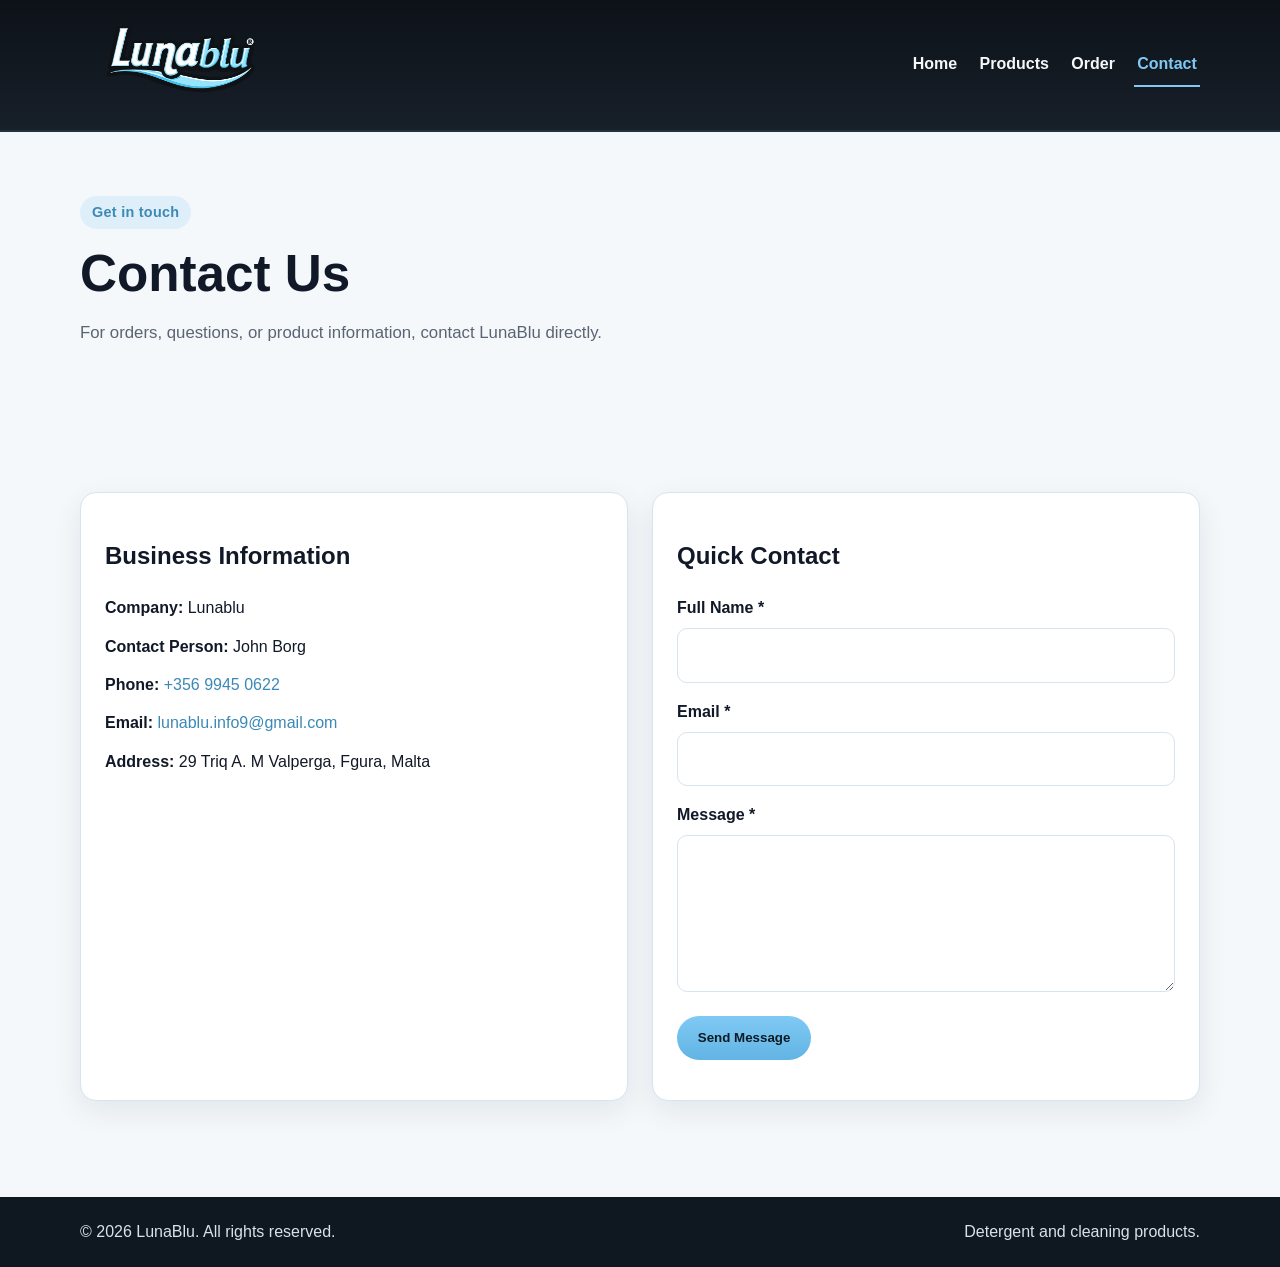
<file: contact.html>
<!DOCTYPE html>
<html lang="en">
<head>
  <meta charset="UTF-8" />
  <meta name="viewport" content="width=device-width, initial-scale=1.0" />
  <title>LunaBlu | Contact</title>
  <meta name="description" content="Contact LunaBlu for orders and enquiries." />
  <link rel="icon" type="image/png" href="favicon.png" />
  <link rel="stylesheet" href="css/style.css" />
</head>
<body>
  <header class="site-header">
    <div class="container nav-wrap">
      <a href="index.html" class="brand">
        <img src="images/Lunablu-logo.png" alt="LunaBlu logo" class="logo" />
      </a>

      <button class="menu-toggle" aria-label="Toggle menu" aria-expanded="false">☰</button>

      <nav class="site-nav">
        <a href="index.html">Home</a>
        <a href="products.html">Products</a>
        <a href="order.html">Order</a>
        <a href="contact.html" class="active">Contact</a>
      </nav>
    </div>
  </header>

  <main>
    <section class="page-hero">
      <div class="container">
        <p class="eyebrow">Get in touch</p>
        <h1>Contact Us</h1>
        <p class="page-intro">
          For orders, questions, or product information, contact LunaBlu directly.
        </p>
      </div>
    </section>

    <section class="section">
      <div class="container grid-2">
        <article class="card">
          <h2>Business Information</h2>
          <div class="contact-list">
            <p><strong>Company:</strong> Lunablu</p>
            <p><strong>Contact Person:</strong> John Borg</p>
            <p><strong>Phone:</strong> <a href="tel:+35699450622">+356 9945 0622</a></p>
            <p><strong>Email:</strong> <a href="mailto:info@lunablu.com">lunablu.info9@gmail.com</a></p>
            <p><strong>Address:</strong> 29 Triq A. M Valperga, Fgura, Malta</p>
          </div>
        </article>

        <article class="card">
          <h2>Quick Contact</h2>
          <form id="contactForm" action="https://formspree.io/f/xbdpdpza" method="POST">
            <div class="form-group">
              <label for="contactName">Full Name *</label>
              <input type="text" id="contactName" name="name" required />
            </div>

            <div class="form-group">
              <label for="contactEmail">Email *</label>
              <input type="email" id="contactEmail" name="email" required />
            </div>

            <div class="form-group">
              <label for="contactMessage">Message *</label>
              <textarea id="contactMessage" name="message" rows="5" required></textarea>
            </div>

            <button type="submit" class="btn btn-primary">Send Message</button>
            <p id="contactFormMessage" class="form-message" aria-live="polite"></p>
          </form>
        </article>
      </div>
    </section>
  </main>

  <footer class="site-footer">
    <div class="container footer-wrap">
      <p>© <span id="year"></span> LunaBlu. All rights reserved.</p>
      <p>Detergent and cleaning products.</p>
    </div>
  </footer>

  <script src="js/main.js"></script>
</body>
</html>
</file>
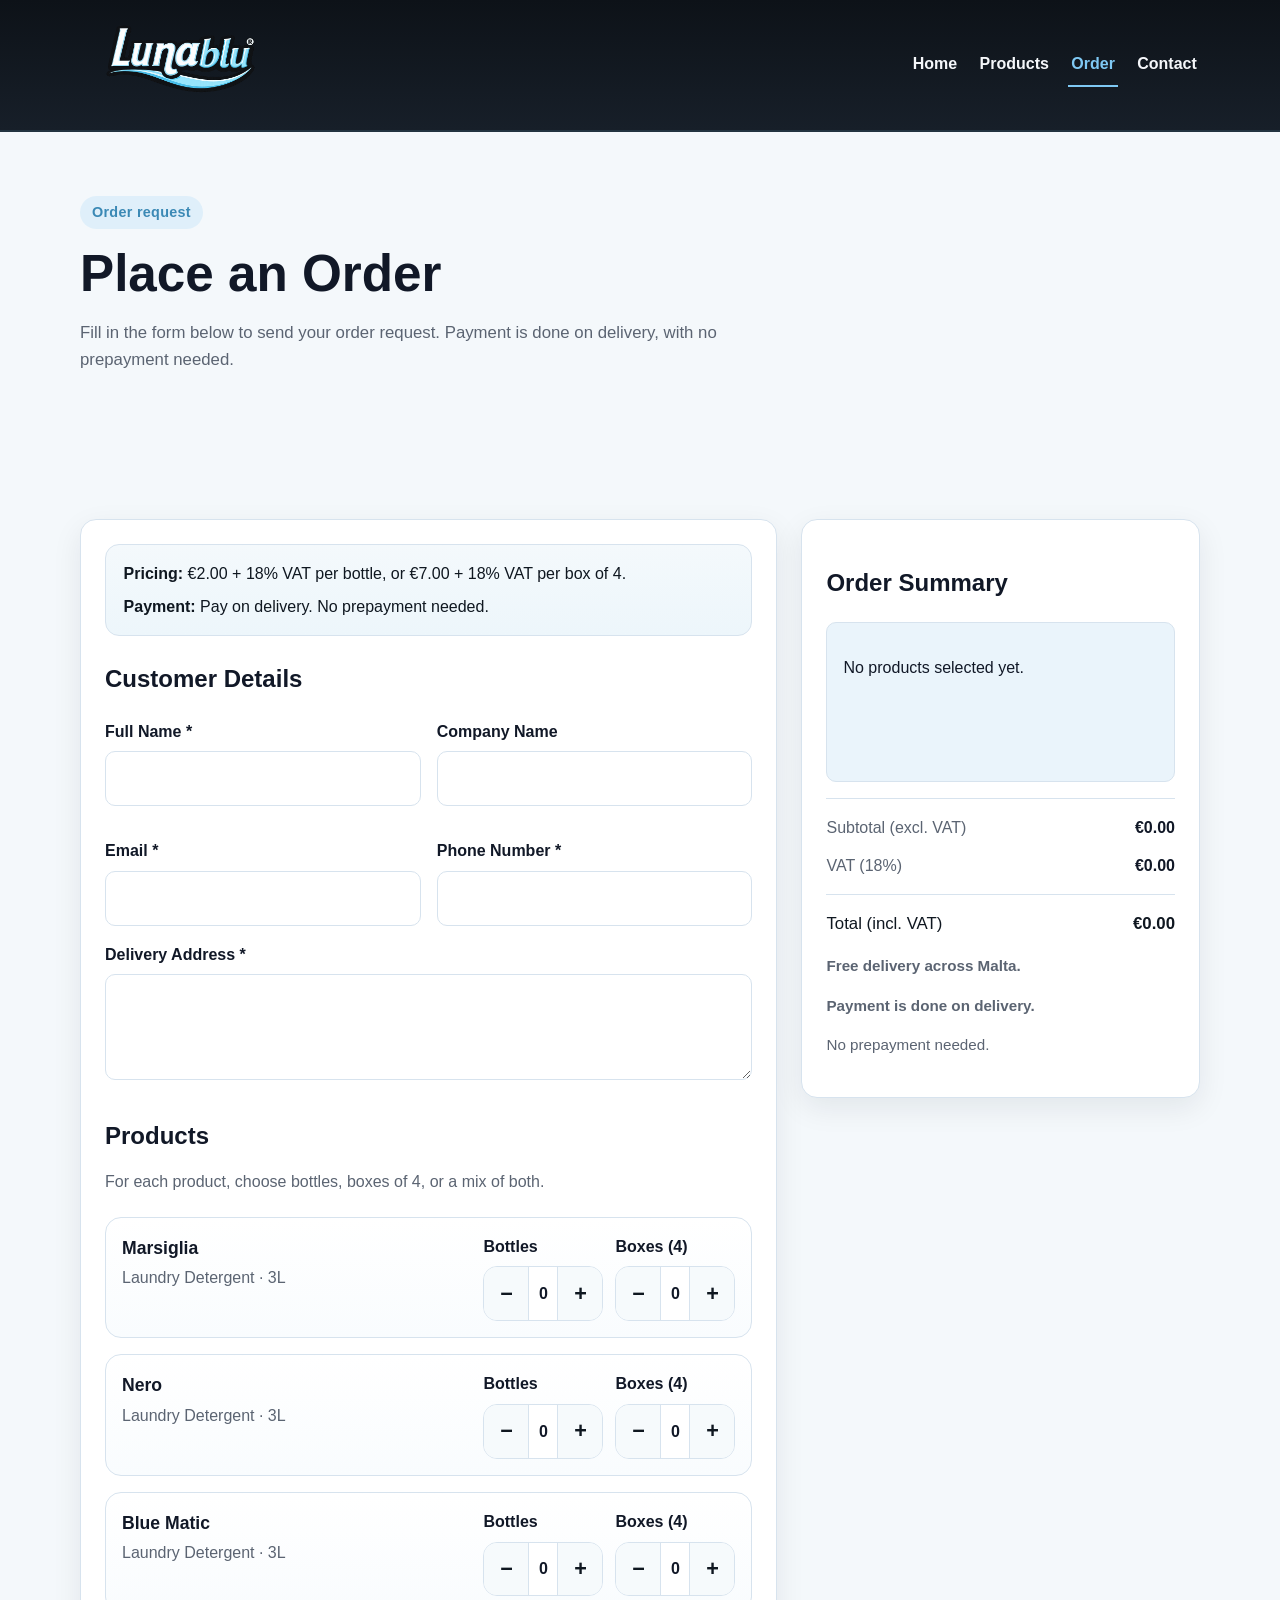
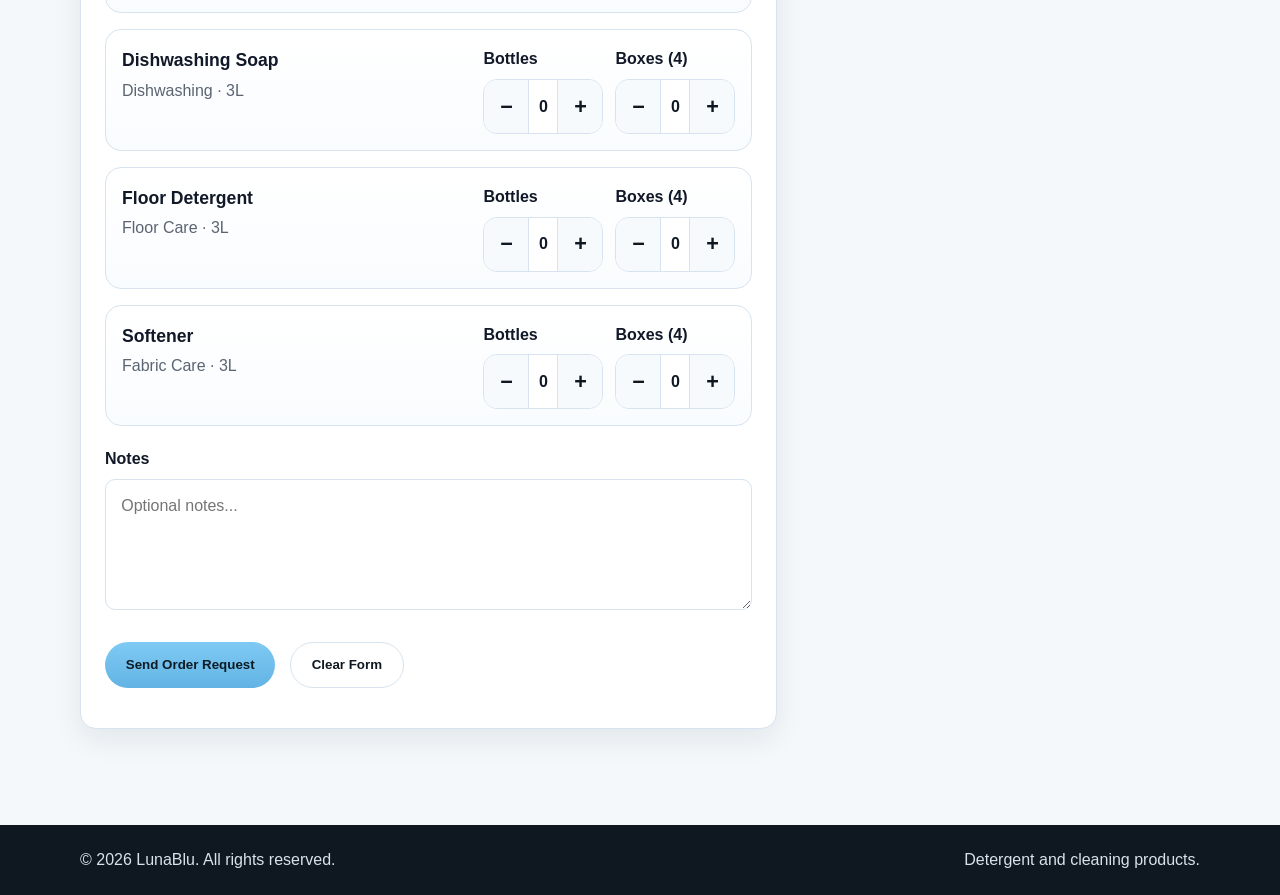
<file: order.html>
<!DOCTYPE html>
<html lang="en">
<head>
  <meta charset="UTF-8" />
  <meta name="viewport" content="width=device-width, initial-scale=1.0" />
  <title>LunaBlu | Order</title>
  <meta name="description" content="Place an order with LunaBlu." />
  <link rel="icon" type="image/png" href="favicon.png" />
  <link rel="stylesheet" href="css/style.css" />
</head>
<body>
  <header class="site-header">
    <div class="container nav-wrap">
      <a href="index.html" class="brand">
        <img src="images/Lunablu-logo.png" alt="LunaBlu logo" class="logo" />
      </a>

      <button class="menu-toggle" aria-label="Toggle menu" aria-expanded="false">☰</button>

      <nav class="site-nav">
        <a href="index.html">Home</a>
        <a href="products.html">Products</a>
        <a href="order.html" class="active">Order</a>
        <a href="contact.html">Contact</a>
      </nav>
    </div>
  </header>

  <main>
    <section class="page-hero">
      <div class="container">
        <p class="eyebrow">Order request</p>
        <h1>Place an Order</h1>
        <p class="page-intro">
          Fill in the form below to send your order request. Payment is done on delivery, with no prepayment needed.
        </p>
      </div>
    </section>

    <section class="section">
      <div class="container order-layout">
        <div class="card">
          <div class="order-info-banner">
            <p><strong>Pricing:</strong> €2.00 + 18% VAT per bottle, or €7.00 + 18% VAT per box of 4.</p>
            <p><strong>Payment:</strong> Pay on delivery. No prepayment needed.</p>
          </div>

          <h2>Customer Details</h2>

          <form id="orderForm" action="https://formspree.io/f/meepzglp" method="POST" novalidate>
            <div class="form-grid">
              <div class="form-group">
                <label for="fullName">Full Name *</label>
                <input type="text" id="fullName" name="fullName" required />
              </div>

              <div class="form-group">
                <label for="companyName">Company Name</label>
                <input type="text" id="companyName" name="companyName" />
              </div>

              <div class="form-group">
                <label for="email">Email *</label>
                <input type="email" id="email" name="email" required />
              </div>

              <div class="form-group">
                <label for="phone">Phone Number *</label>
                <input type="tel" id="phone" name="phone" required />
              </div>
            </div>

            <div class="form-group">
              <label for="address">Delivery Address *</label>
              <textarea id="address" name="address" rows="3" required></textarea>
            </div>

            <h2 class="form-section-title">Products</h2>
            <p class="order-helper-text">
              For each product, choose bottles, boxes of 4, or a mix of both.
            </p>

            <div class="order-products">
              <div class="order-product-row">
                <div class="order-product-name">
                  <h3>Marsiglia</h3>
                  <p>Laundry Detergent · 3L</p>
                </div>
                <div class="order-product-inputs">
                  <div class="form-group">
                    <label for="marsigliaBottle">Bottles</label>
                    <div class="qty-stepper">
                      <button type="button" class="qty-btn" data-action="decrease" data-target="marsigliaBottle" aria-label="Decrease Marsiglia bottles">−</button>
                      <input type="text" id="marsigliaBottle" name="marsigliaBottle" value="0" readonly inputmode="numeric" />
                      <button type="button" class="qty-btn" data-action="increase" data-target="marsigliaBottle" aria-label="Increase Marsiglia bottles">+</button>
                    </div>
                  </div>
                  <div class="form-group">
                    <label for="marsigliaBox">Boxes (4)</label>
                    <div class="qty-stepper">
                      <button type="button" class="qty-btn" data-action="decrease" data-target="marsigliaBox" aria-label="Decrease Marsiglia boxes">−</button>
                      <input type="text" id="marsigliaBox" name="marsigliaBox" value="0" readonly inputmode="numeric" />
                      <button type="button" class="qty-btn" data-action="increase" data-target="marsigliaBox" aria-label="Increase Marsiglia boxes">+</button>
                    </div>
                  </div>
                </div>
              </div>

              <div class="order-product-row">
                <div class="order-product-name">
                  <h3>Nero</h3>
                  <p>Laundry Detergent · 3L</p>
                </div>
                <div class="order-product-inputs">
                  <div class="form-group">
                    <label for="neroBottle">Bottles</label>
                    <div class="qty-stepper">
                      <button type="button" class="qty-btn" data-action="decrease" data-target="neroBottle" aria-label="Decrease Nero bottles">−</button>
                      <input type="text" id="neroBottle" name="neroBottle" value="0" readonly inputmode="numeric" />
                      <button type="button" class="qty-btn" data-action="increase" data-target="neroBottle" aria-label="Increase Nero bottles">+</button>
                    </div>
                  </div>

                  <div class="form-group">
                    <label for="neroBox">Boxes (4)</label>
                    <div class="qty-stepper">
                      <button type="button" class="qty-btn" data-action="decrease" data-target="neroBox" aria-label="Decrease Nero boxes">−</button>
                      <input type="text" id="neroBox" name="neroBox" value="0" readonly inputmode="numeric" />
                      <button type="button" class="qty-btn" data-action="increase" data-target="neroBox" aria-label="Increase Nero boxes">+</button>
                    </div>
                  </div>
                </div>
              </div>

              <div class="order-product-row">
                <div class="order-product-name">
                  <h3>Blue Matic</h3>
                  <p>Laundry Detergent · 3L</p>
                </div>
                <div class="order-product-inputs">
                  <div class="form-group">
                    <label for="blueMaticBottle">Bottles</label>
                    <div class="qty-stepper">
                      <button type="button" class="qty-btn" data-action="decrease" data-target="blueMaticBottle" aria-label="Decrease Blue Matic bottles">−</button>
                      <input type="text" id="blueMaticBottle" name="blueMaticBottle" value="0" readonly inputmode="numeric" />
                      <button type="button" class="qty-btn" data-action="increase" data-target="blueMaticBottle" aria-label="Increase Blue Matic bottles">+</button>
                    </div>
                  </div>
                  <div class="form-group">
                    <label for="blueMaticBox">Boxes (4)</label>
                    <div class="qty-stepper">
                      <button type="button" class="qty-btn" data-action="decrease" data-target="blueMaticBox" aria-label="Decrease Blue Matic boxes">−</button>
                      <input type="text" id="blueMaticBox" name="blueMaticBox" value="0" readonly inputmode="numeric" />
                      <button type="button" class="qty-btn" data-action="increase" data-target="blueMaticBox" aria-label="Increase Blue Matic boxes">+</button>
                    </div>
                  </div>
                </div>
              </div>

              <div class="order-product-row">
                <div class="order-product-name">
                  <h3>Dishwashing Soap</h3>
                  <p>Dishwashing · 3L</p>
                </div>
                <div class="order-product-inputs">
                  <div class="form-group">
                    <label for="dishwashingBottle">Bottles</label>
                    <div class="qty-stepper">
                      <button type="button" class="qty-btn" data-action="decrease" data-target="dishwashingBottle" aria-label="Decrease Dishwashing Soap bottles">−</button>
                      <input type="text" id="dishwashingBottle" name="dishwashingBottle" value="0" readonly inputmode="numeric" />
                      <button type="button" class="qty-btn" data-action="increase" data-target="dishwashingBottle" aria-label="Increase Dishwashing Soap bottles">+</button>
                    </div>
                  </div>
                  <div class="form-group">
                    <label for="dishwashingBox">Boxes (4)</label>
                    <div class="qty-stepper">
                      <button type="button" class="qty-btn" data-action="decrease" data-target="dishwashingBox" aria-label="Decrease Dishwashing Soap boxes">−</button>
                      <input type="text" id="dishwashingBox" name="dishwashingBox" value="0" readonly inputmode="numeric" />
                      <button type="button" class="qty-btn" data-action="increase" data-target="dishwashingBox" aria-label="Increase Dishwashing Soap boxes">+</button>
                    </div>
                  </div>
                </div>
              </div>

              <div class="order-product-row">
                <div class="order-product-name">
                  <h3>Floor Detergent</h3>
                  <p>Floor Care · 3L</p>
                </div>
                <div class="order-product-inputs">
                  <div class="form-group">
                    <label for="floorBottle">Bottles</label>
                    <div class="qty-stepper">
                      <button type="button" class="qty-btn" data-action="decrease" data-target="floorBottle" aria-label="Decrease Floor Detergent bottles">−</button>
                      <input type="text" id="floorBottle" name="floorBottle" value="0" readonly inputmode="numeric" />
                      <button type="button" class="qty-btn" data-action="increase" data-target="floorBottle" aria-label="Increase Floor Detergent bottles">+</button>
                    </div>
                  </div>
                  <div class="form-group">
                    <label for="floorBox">Boxes (4)</label>
                    <div class="qty-stepper">
                      <button type="button" class="qty-btn" data-action="decrease" data-target="floorBox" aria-label="Decrease Floor Detergent boxes">−</button>
                      <input type="text" id="floorBox" name="floorBox" value="0" readonly inputmode="numeric" />
                      <button type="button" class="qty-btn" data-action="increase" data-target="floorBox" aria-label="Increase Floor Detergent boxes">+</button>
                    </div>
                  </div>
                </div>
              </div>

              <div class="order-product-row">
                <div class="order-product-name">
                  <h3>Softener</h3>
                  <p>Fabric Care · 3L</p>
                </div>
                <div class="order-product-inputs">
                  <div class="form-group">
                    <label for="softenerBottle">Bottles</label>
                    <div class="qty-stepper">
                      <button type="button" class="qty-btn" data-action="decrease" data-target="softenerBottle" aria-label="Decrease Softener bottles">−</button>
                      <input type="text" id="softenerBottle" name="softenerBottle" value="0" readonly inputmode="numeric" />
                      <button type="button" class="qty-btn" data-action="increase" data-target="softenerBottle" aria-label="Increase Softener bottles">+</button>
                    </div>
                  </div>
                  <div class="form-group">
                    <label for="softenerBox">Boxes (4)</label>
                    <div class="qty-stepper">
                      <button type="button" class="qty-btn" data-action="decrease" data-target="softenerBox" aria-label="Decrease Softener boxes">−</button>
                      <input type="text" id="softenerBox" name="softenerBox" value="0" readonly inputmode="numeric" />
                      <button type="button" class="qty-btn" data-action="increase" data-target="softenerBox" aria-label="Increase Softener boxes">+</button>
                    </div>
                  </div>
                </div>
              </div>
            </div>

            <div class="form-group mt-3" style="margin-top: 20px;">
              <label for="notes">Notes</label>
              <textarea id="notes" name="notes" rows="4" placeholder="Optional notes..."></textarea>
            </div>

            <input type="hidden" id="orderBreakdownField" name="orderBreakdown" />
            <input type="hidden" id="subtotalField" name="subtotalExVat" />
            <input type="hidden" id="vatField" name="vatAmount" />
            <input type="hidden" id="totalField" name="totalIncVat" />

            <div class="form-actions">
              <button type="submit" class="btn btn-primary">Send Order Request</button>
              <button type="reset" class="btn btn-secondary">Clear Form</button>
            </div>

            <p id="orderMessage" class="form-message" aria-live="polite"></p>
          </form>
        </div>

        <aside class="card">
          <h2>Order Summary</h2>
          <div id="orderSummary" class="summary-box">
            <p>No products selected yet.</p>
          </div>

          <div class="summary-totals" id="orderTotals">
            <div class="summary-total-row">
              <span>Subtotal (excl. VAT)</span>
              <strong>€0.00</strong>
            </div>
            <div class="summary-total-row">
              <span>VAT (18%)</span>
              <strong>€0.00</strong>
            </div>
            <div class="summary-total-row grand-total">
              <span>Total (incl. VAT)</span>
              <strong>€0.00</strong>
            </div>
          </div>

          <div class="summary-note">
            <p><strong>Free delivery across Malta.</strong></p>
            <p><strong>Payment is done on delivery.</strong></p>
            <p>No prepayment needed.</p>
          </div>
        </aside>
      </div>
    </section>
  </main>

  <footer class="site-footer">
    <div class="container footer-wrap">
      <p>© <span id="year"></span> LunaBlu. All rights reserved.</p>
      <p>Detergent and cleaning products.</p>
    </div>
  </footer>

  <script src="js/main.js"></script>
</body>
</html>
</file>
<file: css/style.css>
:root {
  --bg: #f4f8fb;
  --surface: #ffffff;
  --surface-alt: #eaf4fb;
  --text: #111827;
  --muted: #5b6472;
  --border: #d7e3ee;
  --primary: #7fc9f4;
  --primary-dark: #3b89b5;
  --error: #b94a48;
  --dark: #0f1720;
  --shadow: 0 10px 30px rgba(15, 23, 32, 0.08);
  --radius: 16px;
  --radius-sm: 10px;
  --container: 1120px;
}

* {
  box-sizing: border-box;
}

html {
  scroll-behavior: smooth;
}

body {
  margin: 0;
  font-family: Arial, Helvetica, sans-serif;
  background: var(--bg);
  color: var(--text);
  line-height: 1.6;
}

img {
  max-width: 100%;
  display: block;
}

a {
  color: var(--primary-dark);
  text-decoration: none;
}

a:hover {
  text-decoration: underline;
}

.container {
  width: min(var(--container), 92%);
  margin: 0 auto;
}

.site-header {
  background: linear-gradient(180deg, #0d1218 0%, #171f29 100%);
  border-bottom: 2px solid rgba(127, 201, 244, 0.18);
  position: sticky;
  top: 0;
  z-index: 100;
}

.nav-wrap {
  display: flex;
  align-items: center;
  justify-content: space-between;
  gap: 1.25rem;
  min-height: 82px;
}

.brand {
  display: inline-flex;
  align-items: center;
}

.logo {
  height: 130px;
  width: auto;
  object-fit: contain;
}

.site-nav {
  display: flex;
  align-items: center;
  gap: 1rem;
}

.site-nav a {
  color: #f5f7fa;
  font-weight: 600;
  padding: 0.5rem 0.2rem;
  border-bottom: 2px solid transparent;
}

.site-nav a:hover,
.site-nav a.active {
  color: var(--primary);
  text-decoration: none;
  border-color: var(--primary);
}

.menu-toggle {
  display: none;
  border: 1px solid rgba(255,255,255,0.2);
  background: transparent;
  color: white;
  font-size: 1.2rem;
  border-radius: 10px;
  padding: 0.55rem 0.8rem;
  cursor: pointer;
}

.hero,
.page-hero {
  padding: 4rem 0;
}

.hero {
  background:
    radial-gradient(circle at top right, rgba(127, 201, 244, 0.18), transparent 28%),
    linear-gradient(180deg, #f8fbfd 0%, #eef7fc 100%);
}

.hero h1,
.page-hero h1 {
  font-size: clamp(2rem, 4vw, 3.2rem);
  line-height: 1.15;
  margin: 0 0 1rem;
}

.hero-text,
.page-intro {
  color: var(--muted);
  max-width: 700px;
  font-size: 1.05rem;
}

.eyebrow {
  display: inline-block;
  margin: 0 0 1rem;
  padding: 0.3rem 0.75rem;
  background: rgba(127, 201, 244, 0.18);
  color: var(--primary-dark);
  border-radius: 999px;
  font-size: 0.9rem;
  font-weight: 700;
  letter-spacing: 0.02em;
}

.hero-actions,
.form-actions {
  display: flex;
  flex-wrap: wrap;
  gap: 0.9rem;
  margin-top: 1.5rem;
}

.btn {
  display: inline-flex;
  align-items: center;
  justify-content: center;
  border: 0;
  border-radius: 999px;
  padding: 0.9rem 1.3rem;
  font-weight: 700;
  cursor: pointer;
  transition: 0.2s ease;
  text-decoration: none;
}

.btn:hover {
  transform: translateY(-1px);
  text-decoration: none;
}

.btn-primary {
  background: linear-gradient(180deg, var(--primary) 0%, #62b4e4 100%);
  color: #0d1b24;
}

.btn-primary:hover {
  background: linear-gradient(180deg, #92d4f8 0%, #72bee9 100%);
}

.btn-secondary {
  background: #ffffff;
  color: var(--dark);
  border: 1px solid var(--border);
}

.btn-secondary:hover {
  background: #f4f8fb;
}

.section {
  padding: 4rem 0;
}

.alt-section {
  background: linear-gradient(180deg, #f7fbfe 0%, #edf6fb 100%);
}

.section-heading {
  margin-bottom: 2rem;
}

.section-heading h2 {
  margin: 0 0 0.5rem;
}

.section-heading p {
  margin: 0;
  color: var(--muted);
}

.grid-2,
.grid-3,
.order-layout {
  display: grid;
  gap: 1.5rem;
}

.grid-2 {
  grid-template-columns: repeat(2, minmax(0, 1fr));
}

.grid-3 {
  grid-template-columns: repeat(3, minmax(0, 1fr));
}

.order-layout {
  grid-template-columns: 1.4fr 0.8fr;
  align-items: start;
}

.card {
  background: var(--surface);
  border: 1px solid var(--border);
  border-radius: var(--radius);
  padding: 1.5rem;
  box-shadow: var(--shadow);
}

.card h3 {
  margin-top: 0;
}

.product-meta {
  color: var(--muted);
  margin-bottom: 0;
}

.cta-box {
  display: flex;
  align-items: center;
  justify-content: space-between;
  gap: 1.2rem;
  flex-wrap: wrap;
}

.cta-box h2 {
  margin: 0 0 0.5rem;
}

.cta-box p {
  margin: 0;
  color: var(--muted);
}

.form-grid {
  display: grid;
  grid-template-columns: repeat(2, minmax(0, 1fr));
  gap: 1rem;
}

.form-group {
  margin-bottom: 1rem;
}

.form-group label {
  display: block;
  font-weight: 700;
  margin-bottom: 0.45rem;
}

.form-group input,
.form-group textarea {
  width: 100%;
  border: 1px solid var(--border);
  border-radius: var(--radius-sm);
  padding: 0.85rem 0.95rem;
  font: inherit;
  color: var(--text);
  background: #fff;
}

.form-group input:focus,
.form-group textarea:focus {
  outline: 2px solid rgba(127, 201, 244, 0.35);
  border-color: var(--primary-dark);
}

.form-section-title {
  margin-top: 1.8rem;
}

.summary-box {
  padding: 1rem;
  border-radius: var(--radius-sm);
  background: var(--surface-alt);
  border: 1px solid var(--border);
  min-height: 160px;
}

.summary-box ul {
  margin: 0;
  padding-left: 1.2rem;
}

.summary-note {
  margin-top: 1rem;
  color: var(--muted);
  font-size: 0.95rem;
}

.contact-list p {
  margin: 0 0 0.8rem;
}

.site-footer {
  background: #0f1720;
  color: #d8e2ea;
  padding: 1.4rem 0;
  margin-top: 2rem;
}

.footer-wrap {
  display: flex;
  justify-content: space-between;
  gap: 1rem;
  flex-wrap: wrap;
}

.footer-wrap p {
  margin: 0;
}

@media (max-width: 900px) {
  .grid-3,
  .grid-2,
  .order-layout,
  .form-grid {
    grid-template-columns: 1fr;
  }

  .site-nav {
    display: none;
    position: absolute;
    top: 82px;
    right: 4%;
    background: #17202a;
    border: 1px solid rgba(127, 201, 244, 0.18);
    border-radius: 14px;
    padding: 1rem;
    min-width: 220px;
    flex-direction: column;
    align-items: flex-start;
    box-shadow: var(--shadow);
  }

  .site-nav.open {
    display: flex;
  }

  .menu-toggle {
    display: inline-flex;
  }
}


/* Products */

.products-hero {
  padding: 4.5rem 0 3rem;
  background:
    radial-gradient(circle at top left, rgba(127, 201, 244, 0.16), transparent 28%),
    radial-gradient(circle at right center, rgba(59, 137, 181, 0.10), transparent 24%),
    linear-gradient(180deg, #f8fbfd 0%, #eef7fc 100%);
}

.products-hero-content {
  text-align: center;
  max-width: 820px;
}

.products-hero-content .eyebrow {
  margin-left: auto;
  margin-right: auto;
}

.products-hero-content h1 {
  margin: 0 0 1rem;
  font-size: clamp(2rem, 4vw, 3.4rem);
  line-height: 1.12;
}

.products-hero-content .page-intro {
  margin: 0 auto;
}

.product-showcase-grid {
  display: grid;
  gap: 1.5rem;
}

.laundry-grid {
  grid-template-columns: repeat(3, minmax(0, 1fr));
}

.essentials-grid {
  grid-template-columns: repeat(3, minmax(0, 1fr));
}

.showcase-card {
  position: relative;
  overflow: hidden;
  border-radius: 22px;
  border: 1px solid var(--border);
  background: linear-gradient(180deg, #ffffff 0%, #f7fbfe 100%);
  box-shadow: 0 16px 40px rgba(15, 23, 32, 0.08);
  transition: transform 0.22s ease, box-shadow 0.22s ease;
}

.showcase-card:hover {
  transform: translateY(-6px);
  box-shadow: 0 22px 44px rgba(15, 23, 32, 0.12);
}

.showcase-card::before {
  content: "";
  position: absolute;
  inset: 0;
  background:
    radial-gradient(circle at top center, rgba(127, 201, 244, 0.20), transparent 38%);
  pointer-events: none;
}

.featured-card {
  min-height: 540px;
  display: flex;
  flex-direction: column;
  justify-content: space-between;
}

.compact-card {
  min-height: 480px;
  display: flex;
  flex-direction: column;
  justify-content: space-between;
}

.product-visual {
  position: relative;
  display: flex;
  align-items: center;
  justify-content: center;
  padding: 2rem 1.5rem 1rem;
  min-height: 340px;
}

.featured-card .product-visual {
  min-height: 390px;
}

.product-visual::after {
  content: "";
  position: absolute;
  bottom: 1.3rem;
  width: 62%;
  height: 24px;
  background: radial-gradient(ellipse at center, rgba(15, 23, 32, 0.16) 0%, rgba(15, 23, 32, 0.03) 60%, transparent 75%);
  filter: blur(6px);
  z-index: 0;
}

.product-visual img {
  position: relative;
  z-index: 1;
  max-height: 300px;
  width: auto;
  object-fit: contain;
  transition: transform 0.22s ease;
}

.featured-card .product-visual img {
  max-height: 340px;
}

.showcase-card:hover .product-visual img {
  transform: translateY(-4px) scale(1.02);
}

.product-content {
  position: relative;
  z-index: 1;
  padding: 0 1.5rem 1.6rem;
  text-align: center;
}

.product-tag {
  display: inline-block;
  margin-bottom: 0.75rem;
  padding: 0.32rem 0.8rem;
  border-radius: 999px;
  background: rgba(127, 201, 244, 0.16);
  color: var(--primary-dark);
  font-size: 0.82rem;
  font-weight: 700;
  letter-spacing: 0.02em;
}

.product-content h3 {
  margin: 0 0 0.6rem;
  font-size: 1.35rem;
}

.product-content p {
  margin: 0;
  color: var(--muted);
}

.products-cta {
  border: 1px solid var(--border);
  border-radius: 22px;
  padding: 1.6rem;
  background: linear-gradient(180deg, #ffffff 0%, #f4f9fc 100%);
  box-shadow: 0 14px 34px rgba(15, 23, 32, 0.06);
}

@media (max-width: 1024px) {
  .laundry-grid,
  .essentials-grid {
    grid-template-columns: repeat(2, minmax(0, 1fr));
  }
}

@media (max-width: 700px) {
  .laundry-grid,
  .essentials-grid {
    grid-template-columns: 1fr;
  }

  .featured-card,
  .compact-card {
    min-height: auto;
  }

  .product-visual,
  .featured-card .product-visual {
    min-height: 300px;
  }

  .product-visual img,
  .featured-card .product-visual img {
    max-height: 260px;
  }
}

/* End Products */


.center-heading {
  text-align: center;
}

.center-heading p {
  max-width: 760px;
  margin-left: auto;
  margin-right: auto;
}

.home-hero {
  position: relative;
  overflow: hidden;
  padding: 4.5rem 0 4rem;
  background:
    radial-gradient(circle at top left, rgba(127, 201, 244, 0.18), transparent 30%),
    radial-gradient(circle at right center, rgba(59, 137, 181, 0.10), transparent 22%),
    linear-gradient(180deg, #f8fbfd 0%, #eef7fc 100%);
}

.home-hero-grid {
  display: grid;
  grid-template-columns: 1.05fr 0.95fr;
  align-items: center;
  gap: 2rem;
}

.home-hero-copy h1 {
  margin: 0 0 1rem;
  font-size: clamp(2.2rem, 4vw, 3.7rem);
  line-height: 1.08;
  max-width: 700px;
}

.hero-highlights {
  display: flex;
  flex-wrap: wrap;
  gap: 0.9rem;
  margin-top: 1.8rem;
}

.mini-stat {
  min-width: 130px;
  padding: 0.9rem 1rem;
  border-radius: 16px;
  background: rgba(255, 255, 255, 0.78);
  border: 1px solid rgba(127, 201, 244, 0.18);
  box-shadow: 0 10px 26px rgba(15, 23, 32, 0.05);
}

.mini-stat strong {
  display: block;
  font-size: 1.15rem;
  color: var(--dark);
}

.mini-stat span {
  color: var(--muted);
  font-size: 0.92rem;
}

.home-hero-visual {
  display: flex;
  justify-content: center;
}

.hero-product-stage {
  position: relative;
  width: 100%;
  min-height: 520px;
  border-radius: 28px;
  background:
    radial-gradient(circle at 50% 30%, rgba(127, 201, 244, 0.28), transparent 30%),
    linear-gradient(180deg, rgba(255,255,255,0.75) 0%, rgba(245,250,253,0.95) 100%);
  border: 1px solid rgba(127, 201, 244, 0.16);
  box-shadow: 0 22px 50px rgba(15, 23, 32, 0.08);
  overflow: hidden;
}

.hero-product-stage::after {
  content: "";
  position: absolute;
  left: 50%;
  bottom: 2rem;
  transform: translateX(-50%);
  width: 65%;
  height: 32px;
  background: radial-gradient(
    ellipse at center,
    rgba(15, 23, 32, 0.18) 0%,
    rgba(15, 23, 32, 0.06) 55%,
    transparent 75%
  );
  filter: blur(8px);
}

.hero-bottle {
  position: absolute;
  width: auto;
  object-fit: contain;
  filter: drop-shadow(0 18px 28px rgba(15, 23, 32, 0.18)) saturate(1.08) contrast(1.05);
}

.hero-bottle-main {
  max-height: 355px;
  left: 50%;
  bottom: 2.4rem;
  transform: translateX(-50%);
  z-index: 3;
}

.hero-bottle-left {
  max-height: 290px;
  left: 9%;
  bottom: 2.6rem;
  z-index: 2;
  opacity: 0.95;
}

.hero-bottle-right {
  max-height: 290px;
  right: 9%;
  bottom: 2.6rem;
  z-index: 2;
  opacity: 0.95;
}

.home-category-grid {
  display: grid;
  grid-template-columns: 1.25fr 1fr 1fr;
  gap: 1.5rem;
}

.home-category-card {
  position: relative;
  overflow: hidden;
  border-radius: 24px;
  border: 1px solid var(--border);
  background: linear-gradient(180deg, #ffffff 0%, #f7fbfe 100%);
  box-shadow: 0 16px 40px rgba(15, 23, 32, 0.08);
  padding: 1.5rem;
}

.home-category-card.large-card {
  grid-row: span 2;
  min-height: 100%;
}

.home-category-content h3 {
  margin: 0 0 0.55rem;
  font-size: 1.4rem;
}

.home-category-content p {
  margin: 0;
  color: var(--muted);
}

.text-link {
  display: inline-block;
  margin-top: 1rem;
  font-weight: 700;
  color: var(--primary-dark);
}

.home-category-visual {
  position: relative;
  margin-top: 1.5rem;
  min-height: 250px;
  display: flex;
  align-items: flex-end;
  justify-content: center;
}

.home-category-visual::after {
  content: "";
  position: absolute;
  bottom: 0.6rem;
  width: 70%;
  height: 24px;
  background: radial-gradient(
    ellipse at center,
    rgba(15, 23, 32, 0.18) 0%,
    rgba(15, 23, 32, 0.05) 55%,
    transparent 75%
  );
  filter: blur(8px);
}

.single-bottle img {
  position: relative;
  z-index: 1;
  max-height: 220px;
  width: auto;
  object-fit: contain;
  filter: drop-shadow(0 14px 22px rgba(15, 23, 32, 0.16)) saturate(1.08) contrast(1.05);
}

.triple-bottles {
  gap: 0.3rem;
}

.triple-bottles img {
  position: relative;
  z-index: 1;
  max-height: 250px;
  width: auto;
  object-fit: contain;
  filter: drop-shadow(0 16px 24px rgba(15, 23, 32, 0.16)) saturate(1.08) contrast(1.05);
}

.triple-bottles img:nth-child(2) {
  z-index: 2;
  transform: translateY(-6px);
}

.home-value-grid {
  display: grid;
  grid-template-columns: repeat(3, minmax(0, 1fr));
  gap: 1.5rem;
}

.value-card h3 {
  margin-top: 0;
  margin-bottom: 0.6rem;
}

.value-card p {
  margin: 0;
  color: var(--muted);
}

.home-cta-box {
  display: flex;
  align-items: center;
  justify-content: space-between;
  gap: 1.5rem;
  flex-wrap: wrap;
  padding: 2rem;
  border-radius: 24px;
  border: 1px solid var(--border);
  background: linear-gradient(180deg, #ffffff 0%, #f5f9fc 100%);
  box-shadow: 0 16px 40px rgba(15, 23, 32, 0.06);
}

.home-cta-box h2 {
  margin: 0.2rem 0 0.7rem;
}

.home-cta-box p:last-child {
  margin-bottom: 0;
  color: var(--muted);
}

.home-cta-actions {
  display: flex;
  flex-wrap: wrap;
  gap: 0.9rem;
}

@media (max-width: 1024px) {
  .home-hero-grid,
  .home-category-grid,
  .home-value-grid {
    grid-template-columns: 1fr;
  }

  .home-category-card.large-card {
    grid-row: auto;
  }

  .hero-product-stage {
    min-height: 440px;
  }

  .hero-bottle-main {
    max-height: 300px;
  }

  .hero-bottle-left,
  .hero-bottle-right {
    max-height: 240px;
  }
}

@media (max-width: 700px) {
  .home-hero {
    padding-top: 3.5rem;
  }

  .hero-product-stage {
    min-height: 360px;
  }

  .hero-bottle-main {
    max-height: 240px;
    bottom: 1.7rem;
  }

  .hero-bottle-left,
  .hero-bottle-right {
    max-height: 180px;
    bottom: 2rem;
  }

  .hero-bottle-left {
    left: 4%;
  }

  .hero-bottle-right {
    right: 4%;
  }

  .home-category-visual,
  .home-category-card.large-card .home-category-visual {
    min-height: 210px;
  }

  .single-bottle img,
  .triple-bottles img {
    max-height: 180px;
  }

  .triple-bottles {
    gap: 0.15rem;
  }
}


.order-info-banner {
  margin-bottom: 1.5rem;
  padding: 1rem 1.1rem;
  border-radius: 14px;
  background: linear-gradient(180deg, #f4f9fc 0%, #edf6fb 100%);
  border: 1px solid var(--border);
}

.order-info-banner p {
  margin: 0;
  color: var(--dark);
}

.order-info-banner p + p {
  margin-top: 0.45rem;
}

.order-helper-text {
  margin-top: -0.4rem;
  margin-bottom: 1.4rem;
  color: var(--muted);
}

.order-products {
  display: grid;
  gap: 1rem;
}

.order-product-row {
  display: grid;
  grid-template-columns: 1fr auto;
  gap: 1rem;
  padding: 1rem;
  border: 1px solid var(--border);
  border-radius: 16px;
  background: linear-gradient(180deg, #ffffff 0%, #f9fcfe 100%);
}

.order-product-name h3 {
  margin: 0 0 0.2rem;
  font-size: 1.1rem;
}

.order-product-name p {
  margin: 0;
  color: var(--muted);
}

.order-product-inputs {
  display: grid;
  grid-template-columns: repeat(2, 120px);
  gap: 0.75rem;
  align-items: end;
}

.order-product-inputs .form-group {
  margin-bottom: 0;
}

.summary-totals {
  margin-top: 1rem;
  padding-top: 1rem;
  border-top: 1px solid var(--border);
}

.summary-total-row {
  display: flex;
  justify-content: space-between;
  gap: 1rem;
  margin-bottom: 0.75rem;
  color: var(--text);
}

.summary-total-row span {
  color: var(--muted);
}

.summary-total-row.grand-total {
  margin-top: 1rem;
  padding-top: 1rem;
  border-top: 1px solid var(--border);
}

.summary-total-row.grand-total span,
.summary-total-row.grand-total strong {
  color: var(--dark);
  font-size: 1.05rem;
}

@media (max-width: 700px) {
  .order-product-row {
    grid-template-columns: 1fr;
  }

  .order-product-inputs {
    grid-template-columns: 1fr 1fr;
  }
}

.summary-line-price {
  color: var(--muted);
  font-size: 0.92rem;
}

.form-message {
  margin-top: 1rem;
  font-weight: 700;
}

.form-message.error {
  color: #c65a5a;
  background: rgba(198, 90, 90, 0.08);
  border: 1px solid rgba(198, 90, 90, 0.18);
  padding: 0.9rem 1rem;
  border-radius: 12px;
}

.form-message.success {
  color: #2f7a52;
  background: rgba(47, 122, 82, 0.08);
  border: 1px solid rgba(47, 122, 82, 0.18);
  padding: 0.9rem 1rem;
  border-radius: 12px;
}

.qty-stepper {
  display: grid;
  grid-template-columns: 44px 1fr 44px;
  align-items: center;
  border: 1px solid var(--border);
  border-radius: 14px;
  overflow: hidden;
  background: #fff;
}

.qty-stepper input {
  border: 0;
  border-left: 1px solid var(--border);
  border-right: 1px solid var(--border);
  border-radius: 0;
  text-align: center;
  padding: 0.85rem 0.4rem;
  font-weight: 700;
  background: #fff;
  min-width: 0;
}

.qty-stepper input:focus {
  outline: none;
  border-color: var(--border);
}

.qty-btn {
  border: 0;
  background: #f6fafc;
  color: var(--dark);
  font-size: 1.35rem;
  font-weight: 700;
  cursor: pointer;
  height: 100%;
  min-height: 52px;
  transition: background 0.2s ease;
}

.qty-btn:hover {
  background: #edf6fb;
}

.qty-btn:active {
  background: #dfeef8;
}
</file>
